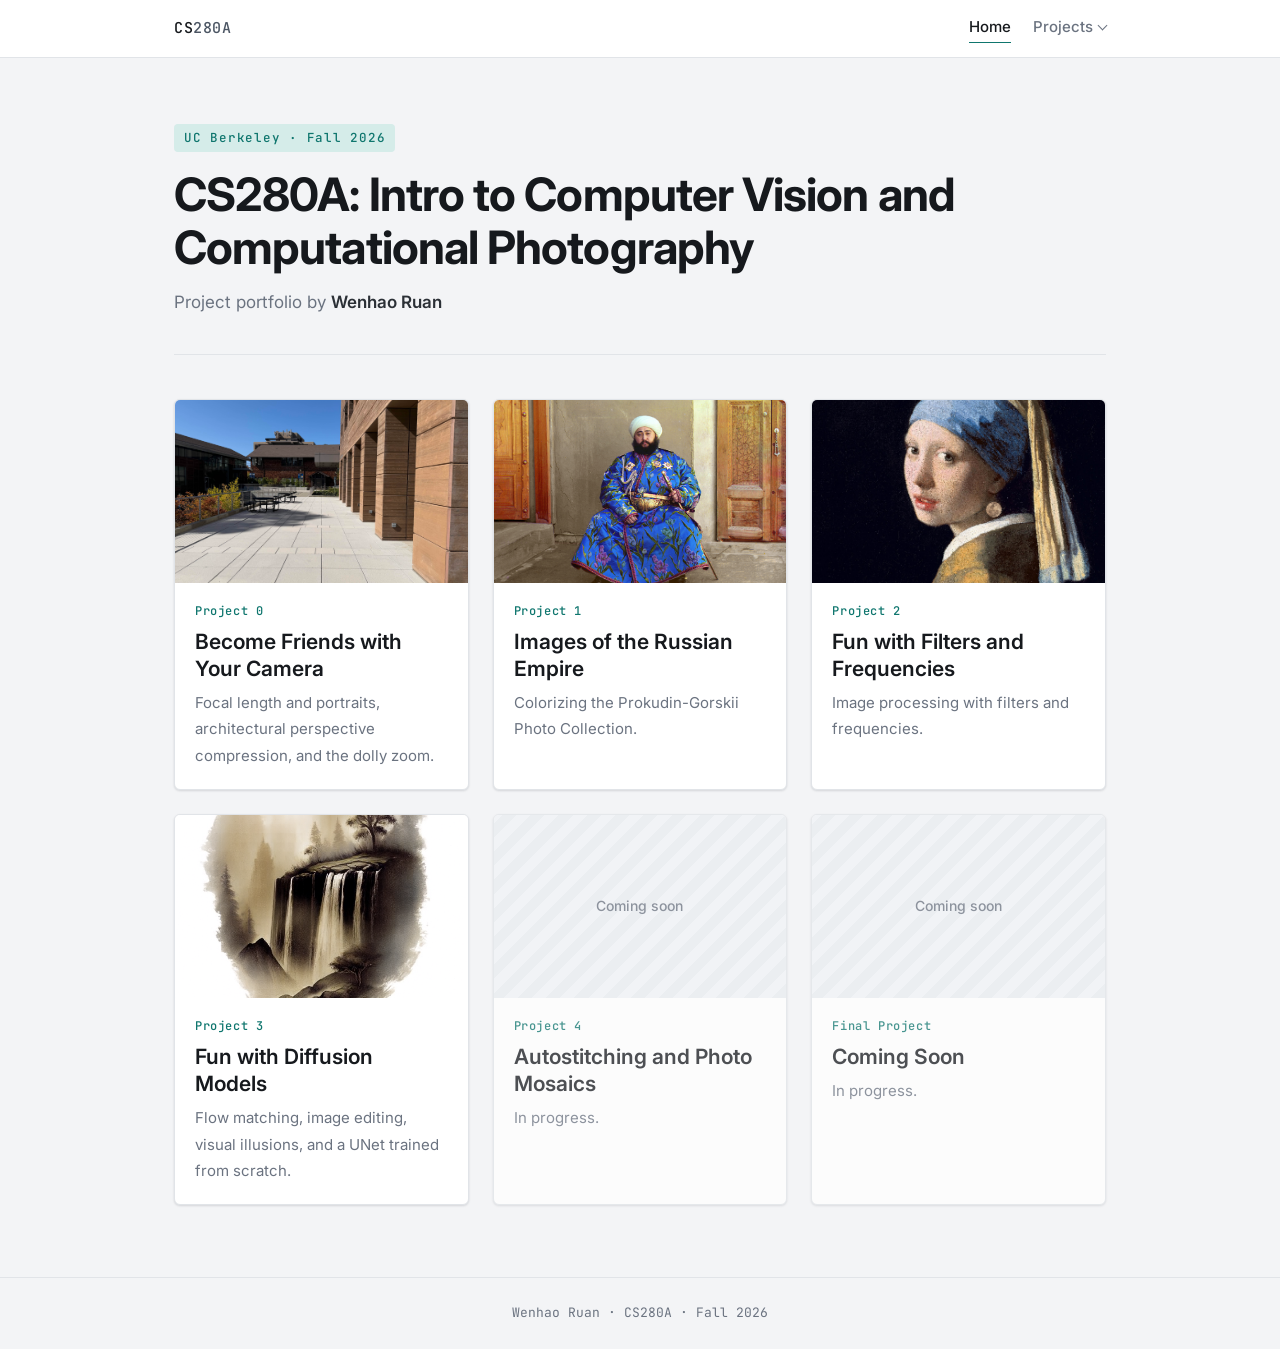
<file: index.html>
<!DOCTYPE html>
<html lang="en">
<head>
    <meta charset="UTF-8">
    <meta name="viewport" content="width=device-width, initial-scale=1.0">
    <title>CS280A Wenhao Ruan</title>
    <link rel="stylesheet" href="styles.css">
    <link rel="icon" type="image/png" href="./favicon.png?v=3">
</head>
<body>
    <header class="site-header">
        <nav class="nav">
            <a class="brand" href="./index.html">CS<span>280A</span></a>
            <div class="nav-links">
                <a href="./index.html" aria-current="page">Home</a>
                <div class="dropdown">
                    <button type="button" class="dropdown-toggle" aria-haspopup="true" aria-expanded="false">
                        Projects <span class="chev" aria-hidden="true"></span>
                    </button>
                    <ul class="dropdown-menu" role="menu">
                        <li><a href="./project0/index.html"><span class="num">Project 0</span><span class="name">Become Friends with Your Camera</span></a></li>
                        <li><a href="./project1/index.html"><span class="num">Project 1</span><span class="name">Images of the Russian Empire -- Colorizing the Prokudin-Gorskii Photo Collection</span></a></li>
                        <li><a href="./project2/index.html"><span class="num">Project 2</span><span class="name">Fun with Filters and Frequencies</span></a></li>
                        <li><a href="./project3/index.html"><span class="num">Project 3</span><span class="name">Fun with Diffusion Models</span></a></li>
                        <li><a href="./project4/index.html"><span class="num">Project 4</span><span class="name">Autostitching and Photo Mosaics</span></a></li>
                        <li><a href="./project5/index.html"><span class="num">Final Project</span><span class="name">Coming Soon</span></a></li>
                    </ul>
                </div>
            </div>
        </nav>
    </header>

    <main>
        <section class="hero">
            <p class="eyebrow">UC Berkeley · Fall 2026</p>
            <h1>CS280A: Intro to Computer Vision and Computational Photography</h1>
            <p class="subtitle">Project portfolio by <strong>Wenhao Ruan</strong></p>
        </section>

        <ul class="project-grid">
            <li class="project-card">
                <a href="./project0/index.html">
                    <div class="thumb">
                        <img src="./project0/images/Building_Close.jpg" alt="Building_Close">
                    </div>
                    <div class="body">
                        <p class="label">Project 0</p>
                        <h3>Become Friends with Your Camera</h3>
                        <p>Focal length and portraits, architectural perspective compression, and the dolly zoom.</p>
                    </div>
                </a>
            </li>

            <li class="project-card">
                <a href="./project1/index.html">
                    <div class="thumb">
                        <img src="./project1/images/Prokudin-Gorskii-Wiki.jpg" alt="Prokudin-Gorskii_Collection">
                    </div>
                    <div class="body">
                        <p class="label">Project 1</p>
                        <h3>Images of the Russian Empire</h3>
                        <p>Colorizing the Prokudin-Gorskii Photo Collection.</p>
                    </div>
                </a>
            </li>

            <li class="project-card">
                <a href="./project2/index.html">
                    <div class="thumb">
                        <img src="./project2/images/meisje_moon_result.png" alt="Meisje_met_de_parel">
                    </div>
                    <div class="body">
                        <p class="label">Project 2</p>
                        <h3>Fun with Filters and Frequencies</h3>
                        <p>Image processing with filters and frequencies.</p>
                    </div>
                </a>
            </li>
            <li class="project-card">
                <a href="./project3/index.html">
                    <div class="thumb">
                        <img src="./project3/images/hybrid_1_waterfall.png" alt="Hybrid image of a skull and a waterfall">
                    </div>
                    <div class="body">
                        <p class="label">Project 3</p>
                        <h3>Fun with Diffusion Models</h3>
                        <p>Flow matching, image editing, visual illusions, and a UNet trained from scratch.</p>
                    </div>
                </a>
            </li>

            <li class="project-card coming-soon">
                <a href="./project4/index.html">
                    <div class="thumb placeholder">Coming soon</div>
                    <div class="body">
                        <p class="label">Project 4</p>
                        <h3>Autostitching and Photo Mosaics</h3>
                        <p>In progress.</p>
                    </div>
                </a>
            </li>

            <li class="project-card coming-soon">
                <a href="./project5/index.html">
                    <div class="thumb placeholder">Coming soon</div>
                    <div class="body">
                        <p class="label">Final Project</p>
                        <h3>Coming Soon</h3>
                        <p>In progress.</p>
                    </div>
                </a>
            </li>
            
        </ul>
    </main>

    <footer class="site-footer">
        Wenhao Ruan · CS280A · Fall 2026
    </footer>

    <script>
    (function () {
        var dd = document.querySelector('.dropdown');
        if (!dd) return;
        var btn = dd.querySelector('.dropdown-toggle');
        function setOpen(open) {
            dd.classList.toggle('open', open);
            btn.setAttribute('aria-expanded', open ? 'true' : 'false');
        }
        btn.addEventListener('click', function (e) {
            e.stopPropagation();
            setOpen(!dd.classList.contains('open'));
        });
        document.addEventListener('click', function (e) {
            if (!dd.contains(e.target)) setOpen(false);
        });
        document.addEventListener('keydown', function (e) {
            if (e.key === 'Escape') setOpen(false);
        });
    })();
    </script>
</body>
</html>
</file>
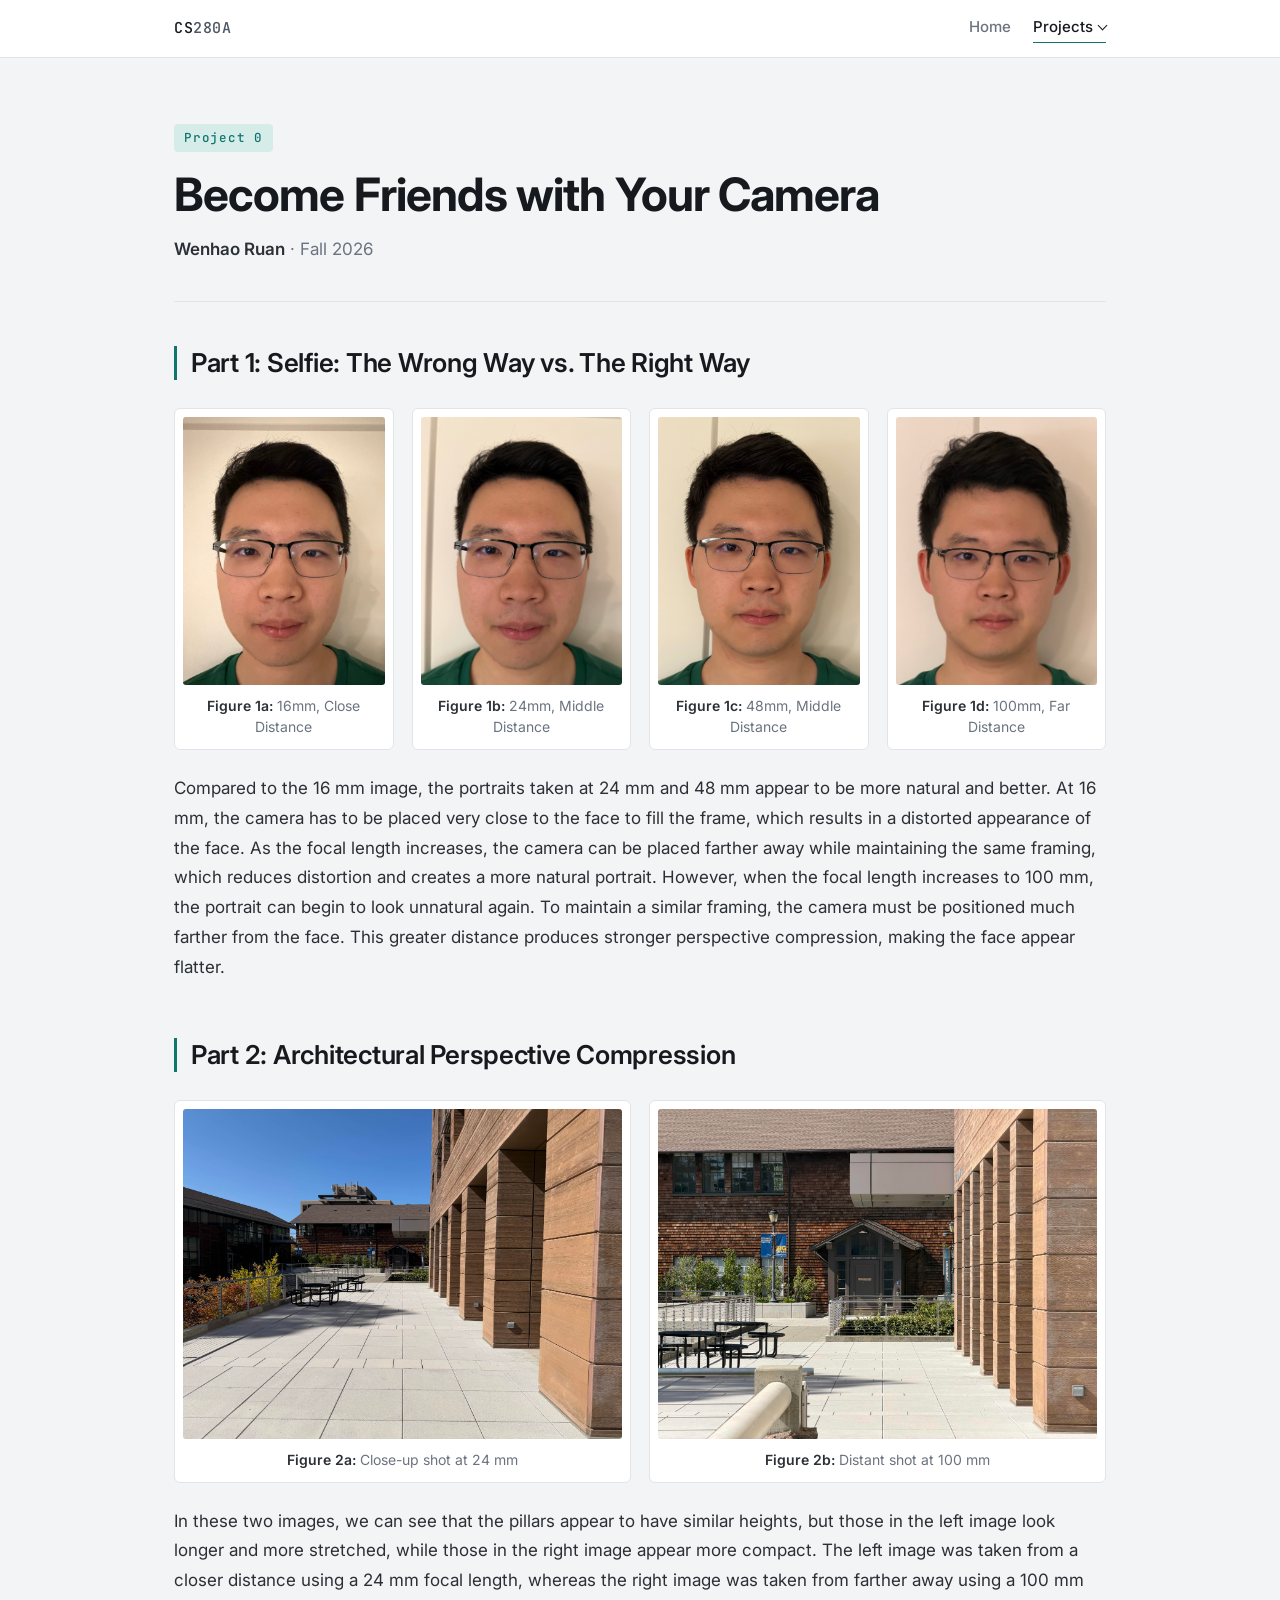
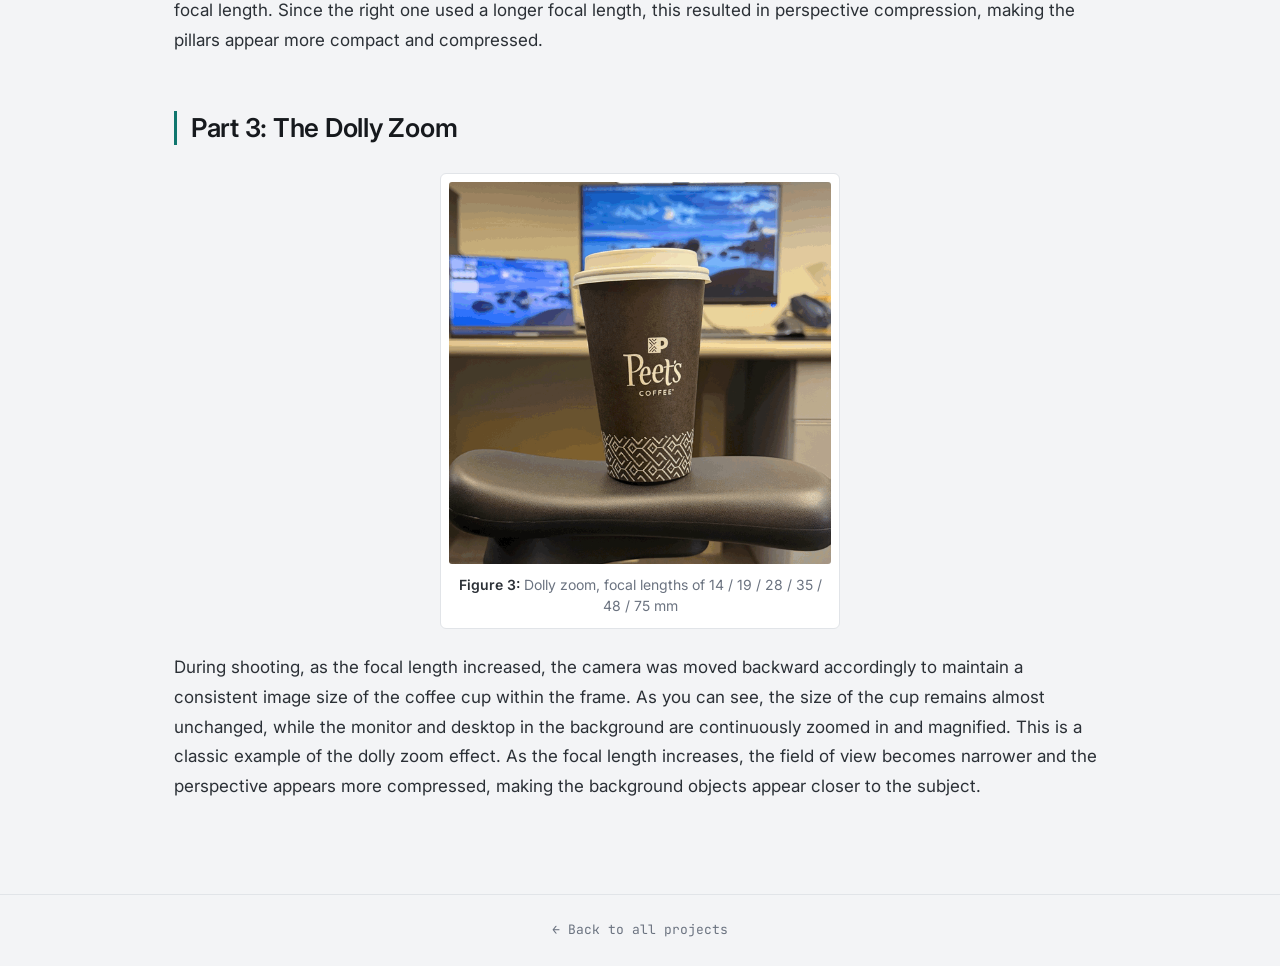
<file: project0/index.html>
<!DOCTYPE html>
<html lang="en">
<head>
    <meta charset="UTF-8">
    <meta name="viewport" content="width=device-width, initial-scale=1.0">
    <title>Project 0 CS280A</title>
    <link rel="stylesheet" href="../styles.css">
    <link rel="icon" type="image/png" href="../favicon.png?v=3">
</head>
<body>
    <header class="site-header">
        <nav class="nav">
            <a class="brand" href="../index.html">CS<span>280A</span></a>
            <div class="nav-links">
                <a href="../index.html">Home</a>
                <div class="dropdown">
                    <button type="button" class="dropdown-toggle is-current" aria-haspopup="true" aria-expanded="false">
                        Projects <span class="chev" aria-hidden="true"></span>
                    </button>
                    <ul class="dropdown-menu" role="menu">
                        <li><a href="../project0/index.html" aria-current="page"><span class="num">Project 0</span><span class="name">Become Friends with Your Camera</span></a></li>
                        <li><a href="../project1/index.html"><span class="num">Project 1</span><span class="name">Images of the Russian Empire -- Colorizing the Prokudin-Gorskii Photo Collection</span></a></li>
                        <li><a href="../project2/index.html"><span class="num">Project 2</span><span class="name">Fun with Filters and Frequencies</span></a></li>
                        <li><a href="../project3/index.html"><span class="num">Project 3</span><span class="name">Fun with Diffusion Models</span></a></li>
                        <li><a href="../project4/index.html"><span class="num">Project 4</span><span class="name">Autostitching and Photo Mosaics</span></a></li>
                        <li><a href="../project5/index.html"><span class="num">Final Project</span><span class="name">Coming Soon</span></a></li>
                    </ul>
                </div>
            </div>
        </nav>
    </header>

    <main>
        <section class="hero">
            <p class="eyebrow">Project 0</p>
            <h1>Become Friends with Your Camera</h1>
            <p class="subtitle"><strong>Wenhao Ruan</strong> · Fall 2026</p>
        </section>

        <h2>Part 1: Selfie: The Wrong Way vs. The Right Way</h2>

        <div class="row portraits">
            <figure>
                <a href="images/s13.jpg" target="_blank" rel="noopener">
                    <img src="images/s13.jpg" alt="Selfie shot at 16mm from close range" loading="lazy">
                </a>
                <p class="caption"><strong>Figure 1a:</strong> 16mm, Close Distance</p>
            </figure>
            <figure>
                <a href="images/s24.jpg" target="_blank" rel="noopener">
                    <img src="images/s24.jpg" alt="Selfie shot at 24mm" loading="lazy">
                </a>
                <p class="caption"><strong>Figure 1b:</strong> 24mm, Middle Distance</p>
            </figure>
            <figure>
                <a href="images/s48.jpg" target="_blank" rel="noopener">
                    <img src="images/s48.jpg" alt="Selfie shot at 48mm" loading="lazy">
                </a>
                <p class="caption"><strong>Figure 1c:</strong> 48mm, Middle Distance</p>
            </figure>
            <figure>
                <a href="images/s100.jpg" target="_blank" rel="noopener">
                    <img src="images/s100.jpg" alt="Selfie shot at 100mm from far away" loading="lazy">
                </a>
                <p class="caption"><strong>Figure 1d:</strong> 100mm, Far Distance</p>
            </figure>
        </div>

        <p>
            Compared to the 16 mm image, the portraits taken at 24 mm and 48 mm appear
            to be more natural and better. At 16 mm, the camera has to be placed very
            close to the face to fill the frame, which results in a distorted
            appearance of the face. As the focal length increases, the camera can be placed
            farther away while maintaining the same framing, which reduces distortion
            and creates a more natural portrait. However, when the focal length
            increases to 100 mm, the portrait can begin to look unnatural again.
            To maintain a similar framing, the camera must be positioned much farther
            from the face. This greater distance produces stronger perspective
            compression, making the face appear flatter.
        </p>

        <h2>Part 2: Architectural Perspective Compression</h2>

        <div class="row landscape">
            <figure>
                <a href="images/Building_Close.jpg" target="_blank" rel="noopener">
                    <img src="images/Building_Close.jpg" alt="Close-up shot of a building" loading="lazy">
                </a>
                <p class="caption"><strong>Figure 2a:</strong> Close-up shot at 24 mm</p>
            </figure>
            <figure>
                <a href="images/Building_Far.jpg" target="_blank" rel="noopener">
                    <img src="images/Building_Far.jpg" alt="Far shot of a building" loading="lazy">
                </a>
                <p class="caption"><strong>Figure 2b:</strong> Distant shot at 100 mm</p>
            </figure>
        </div>

        <p>
            In these two images, we can see that the pillars appear to have
            similar heights, but those in the left image look longer and more
            stretched, while those in the right image appear more compact.
            The left image was taken from a closer distance using a 24 mm focal
            length, whereas the right image was taken from farther away using a
            100 mm focal length. Since the right one used a longer focal length,
            this resulted in perspective compression, making the pillars appear
            more compact and compressed.
        </p>

        <h2>Part 3: The Dolly Zoom</h2>

        <figure class="single">
            <a href="images/dolly_zoom.gif" target="_blank" rel="noopener">
                <img src="images/dolly_zoom.gif" alt="Dolly zoom sequence from 14mm to 75mm" loading="lazy">
            </a>
            <p class="caption"><strong>Figure 3:</strong> Dolly zoom, focal lengths of 14 / 19 / 28 / 35 / 48 / 75 mm</p>
        </figure>

        <p>
            During shooting, as the focal length increased,
            the camera was moved backward accordingly to maintain
            a consistent image size of the coffee cup within the frame.
            As you can see, the size of the cup remains almost unchanged,
            while the monitor and desktop in the background are continuously
            zoomed in and magnified. This is a classic example of the dolly
            zoom effect. As the focal length increases, the field of view
            becomes narrower and the perspective appears more compressed, making
            the background objects appear closer to the subject.
        </p>
    </main>

    <footer class="site-footer">
        <a href="../index.html">← Back to all projects</a>
    </footer>

    <script>
    (function () {
        var dd = document.querySelector('.dropdown');
        if (!dd) return;
        var btn = dd.querySelector('.dropdown-toggle');
        function setOpen(open) {
            dd.classList.toggle('open', open);
            btn.setAttribute('aria-expanded', open ? 'true' : 'false');
        }
        btn.addEventListener('click', function (e) {
            e.stopPropagation();
            setOpen(!dd.classList.contains('open'));
        });
        document.addEventListener('click', function (e) {
            if (!dd.contains(e.target)) setOpen(false);
        });
        document.addEventListener('keydown', function (e) {
            if (e.key === 'Escape') setOpen(false);
        });
    })();
    </script>
</body>
</html>
</file>
<file: styles.css>
/* ==========================================================================
   CS280A Portfolio CSS — Wenhao Ruan
   ========================================================================== */

@import url('https://fonts.googleapis.com/css2?family=Inter:wght@400;500;600&family=Space+Grotesk:wght@500;600;700&family=JetBrains+Mono:wght@500&display=swap');

:root {
    --heading: #16191d;      /* near-black */
    --accent: #0f766e;       /* deep teal */
    --accent-soft: #d5ece9;  /* pale teal */

    --bg: #f3f4f6;           /* cool light gray */
    --surface: #ffffff;
    --text: #2b3036;
    --muted: #6b7380;
    --border: #e1e4e8;

    --font-sans: 'Inter', -apple-system, BlinkMacSystemFont, 'Segoe UI', Roboto, 'Helvetica Neue', Arial, sans-serif;
    --font-display: 'Inter', -apple-system, BlinkMacSystemFont, sans-serif;
    --font-mono: 'JetBrains Mono', ui-monospace, SFMono-Regular, Menlo, monospace;

    --radius: 6px;
    --shadow-sm: 0 1px 2px rgba(16, 24, 40, 0.06), 0 1px 3px rgba(16, 24, 40, 0.08);
    --shadow-md: 0 8px 24px rgba(16, 24, 40, 0.10);
    --content-width: 980px;
}

* { box-sizing: border-box; }

html { scroll-behavior: smooth; }

body {
    margin: 0;
    font-family: var(--font-sans);
    font-size: 17px;
    line-height: 1.75;
    color: var(--text);
    background: var(--bg);
    -webkit-font-smoothing: antialiased;
}

/* --------------------------------------------------------------------------
   Header / navigation
   -------------------------------------------------------------------------- */

.site-header {
    background: var(--surface);
    border-bottom: 1px solid var(--border);
    position: sticky;
    top: 0;
    z-index: 10;
}

.site-header .nav {
    max-width: var(--content-width);
    margin: 0 auto;
    padding: 14px 24px;
    display: flex;
    align-items: center;
    justify-content: space-between;
    gap: 16px;
}

.site-header .brand {
    font-family: var(--font-mono);
    color: var(--heading);
    font-weight: 500;
    letter-spacing: 0.04em;
    text-decoration: none;
    font-size: 15px;
}

.site-header .brand span {
    color: #4b5563;
}

.site-header .nav-links {
    display: flex;
    gap: 22px;
    font-size: 15px;
    font-weight: 500;
}

.site-header .nav-links a {
    color: var(--muted);
    text-decoration: none;
    padding-bottom: 2px;
    border-bottom: 1.5px solid transparent;
    transition: color 0.15s ease, border-color 0.15s ease;
}

.site-header .nav-links a:hover,
.site-header .nav-links a[aria-current="page"] {
    color: var(--heading);
    border-bottom-color: var(--accent);
}

/* Projects dropdown */
.dropdown {
    position: relative;
}

.dropdown-toggle {
    font: inherit;
    font-weight: 500;
    color: var(--muted);
    background: none;
    border: 0;
    padding: 0 0 2px;
    border-bottom: 1.5px solid transparent;
    cursor: pointer;
    display: inline-flex;
    align-items: center;
    gap: 6px;
    transition: color 0.15s ease, border-color 0.15s ease;
}

.dropdown-toggle:hover,
.dropdown.open .dropdown-toggle {
    color: var(--heading);
}

.dropdown-toggle.is-current {
    color: var(--heading);
    border-bottom-color: var(--accent);
}

.dropdown-toggle .chev {
    width: 7px;
    height: 7px;
    border-right: 1.5px solid currentColor;
    border-bottom: 1.5px solid currentColor;
    transform: translateY(-2px) rotate(45deg);
    transition: transform 0.2s ease;
}

.dropdown.open .dropdown-toggle .chev {
    transform: translateY(1px) rotate(225deg);
}

.dropdown-menu {
    position: absolute;
    top: calc(100% + 12px);
    right: 0;
    min-width: 300px;
    margin: 0;
    padding: 6px;
    list-style: none;
    background: var(--surface);
    border: 1px solid var(--border);
    border-radius: 10px;
    box-shadow: var(--shadow-md);
    opacity: 0;
    visibility: hidden;
    transform: translateY(-6px);
    transition: opacity 0.15s ease, transform 0.15s ease, visibility 0.15s;
}

.dropdown.open .dropdown-menu {
    opacity: 1;
    visibility: visible;
    transform: translateY(0);
}

.dropdown-menu li a {
    display: flex;
    flex-direction: column;
    gap: 2px;
    padding: 9px 12px;
    border: 0;
    border-radius: 6px;
    color: var(--text);
    line-height: 1.35;
}

.dropdown-menu li a:hover {
    background: var(--bg);
}

.dropdown-menu li a[aria-current="page"] {
    background: var(--bg);
}

.dropdown-menu .num {
    font-family: var(--font-mono);
    font-size: 11.5px;
    font-weight: 500;
    letter-spacing: 0.05em;
    color: var(--accent);
}

.dropdown-menu .name {
    font-size: 14px;
    color: var(--text);
}

/* --------------------------------------------------------------------------
   Layout
   -------------------------------------------------------------------------- */

main {
    max-width: var(--content-width);
    margin: 0 auto;
    padding: 48px 24px 72px;
}

.hero {
    text-align: left;
    padding: 16px 0 36px;
    border-bottom: 1px solid var(--border);
    margin-bottom: 44px;
}

.eyebrow {
    display: inline-block;
    font-family: var(--font-mono);
    font-size: 12.5px;
    font-weight: 500;
    letter-spacing: 0.06em;
    color: var(--accent);
    background: var(--accent-soft);
    padding: 3px 10px;
    border-radius: 4px;
    margin: 0 0 16px;
}

h1 {
    font-family: var(--font-display);
    font-weight: 700;
    font-size: clamp(30px, 4.5vw, 46px);
    line-height: 1.15;
    color: var(--heading);
    margin: 0 0 14px;
    letter-spacing: -0.02em;
}

.subtitle {
    font-size: 17px;
    color: var(--muted);
    margin: 0;
}

.subtitle strong {
    color: var(--text);
    font-weight: 600;
}

h2 {
    font-family: var(--font-display);
    font-weight: 600;
    font-size: 26px;
    letter-spacing: -0.01em;
    color: var(--heading);
    margin: 56px 0 18px;
    padding-left: 14px;
    border-left: 3px solid var(--accent);
    line-height: 1.3;
}

h2:first-of-type { margin-top: 0; }

p { margin: 0 0 20px; }

a {
    color: var(--accent);
    text-decoration: none;
    border-bottom: 1px solid transparent;
    transition: border-color 0.15s ease;
}

a:hover { border-bottom-color: var(--accent); }

/* --------------------------------------------------------------------------
   Figures & images
   -------------------------------------------------------------------------- */

img {
    max-width: 100%;
    height: auto;
    display: block;
}

figure {
    margin: 0;
    background: var(--surface);
    border: 1px solid var(--border);
    border-radius: var(--radius);
    padding: 8px;
    transition: border-color 0.15s ease;
}

figure:hover {
    border-color: #c9ced6;
}

figure img {
    width: 100%;
    border-radius: 3px;
}

figure a {
    border: 0;
    display: block;
}

.caption {
    font-size: 14px;
    line-height: 1.5;
    color: var(--muted);
    text-align: center;
    margin: 10px 4px 4px;
}

.caption strong {
    color: var(--text);
    font-weight: 600;
}

/* Grid of figures (2, 3 or 4 columns depending on count) */
.row {
    display: grid;
    gap: 18px;
    margin: 28px 0 24px;
    grid-template-columns: repeat(auto-fit, minmax(200px, 1fr));
}

/* Keep portrait rows aligned: crop to a common aspect ratio */
.row.portraits img {
    aspect-ratio: 3 / 4;
    object-fit: cover;
}

.row.square img {
    aspect-ratio: 1;
    object-fit: cover;
}

.row.twoImage img {
    width: 100%;
    aspect-ratio: 1/ 1; 
    object-fit: cover;   
    display: block;
}

.row.fourImage {
    grid-template-columns: repeat(4, minmax(0, 1fr));
}

.row.landscape img {
    aspect-ratio: 4 / 3;
    object-fit: cover;
}

.single {
    max-width: 400px;
    margin: 28px auto 24px;
}

/* One full-width figure per row (for wide multi-panel strips) */
.row.stack {
    grid-template-columns: 1fr;
}

/* --------------------------------------------------------------------------
   Sub-headings & code
   -------------------------------------------------------------------------- */

main h3 {
    font-family: var(--font-display);
    font-weight: 600;
    font-size: 20px;
    color: var(--heading);
    margin: 40px 0 14px;
    line-height: 1.35;
}

main h4 {
    font-family: var(--font-display);
    font-weight: 600;
    font-size: 17px;
    color: var(--heading);
    margin: 28px 0 10px;
    line-height: 1.4;
}

code {
    font-family: var(--font-mono);
    font-size: 0.88em;
    background: var(--accent-soft);
    padding: 1px 5px;
    border-radius: 4px;
}

pre {
    margin: 16px 0 28px;
    padding: 16px 18px;
    background: var(--surface);
    border: 1px solid var(--border);
    border-radius: var(--radius);
    overflow-x: auto;
    font-size: 14px;
    line-height: 1.6;
}

pre code,
pre code.hljs {
    font-size: inherit;
    background: none;
    padding: 0;
    border-radius: 0;
}

/* --------------------------------------------------------------------------
   Home page project cards
   -------------------------------------------------------------------------- */

.project-grid {
    display: grid;
    grid-template-columns: repeat(auto-fill, minmax(280px, 1fr));
    gap: 24px;
    list-style: none;
    padding: 0;
    margin: 0;
}

.project-card {
    background: var(--surface);
    border: 1px solid var(--border);
    border-radius: var(--radius);
    overflow: hidden;
    box-shadow: var(--shadow-sm);
    transition: transform 0.2s ease, box-shadow 0.2s ease;
    display: flex;
    flex-direction: column;
}

.project-card:hover {
    border-color: var(--accent);
    box-shadow: 0 0 0 1px var(--accent);
}

.project-card > a {
    border: 0;
    color: inherit;
    display: flex;
    flex-direction: column;
    height: 100%;
}

.project-card .thumb {
    aspect-ratio: 16 / 10;
    background: #e9ecf0;
    overflow: hidden;
}

.project-card .thumb img {
    width: 100%;
    height: 100%;
    object-fit: cover;
    transition: transform 0.4s ease;
}

.project-card:hover .thumb img { transform: scale(1.04); }

.project-card .thumb.placeholder {
    display: flex;
    align-items: center;
    justify-content: center;
    color: var(--muted);
    font-size: 14px;
    font-weight: 500;
    background: repeating-linear-gradient(
        -45deg, #e9ecf0, #e9ecf0 10px, #f1f3f6 10px, #f1f3f6 20px
    );
}

.project-card .body {
    padding: 18px 20px 20px;
}

.project-card .label {
    font-family: var(--font-mono);
    font-size: 12px;
    font-weight: 500;
    letter-spacing: 0.05em;
    color: var(--accent);
    margin: 0 0 6px;
}

.project-card h3 {
    font-family: var(--font-display);
    font-size: 21px;
    font-weight: 600;
    color: var(--heading);
    margin: 0 0 8px;
    line-height: 1.3;
}

.project-card p {
    font-size: 15px;
    color: var(--muted);
    margin: 0;
}

.project-card.coming-soon { opacity: 0.75; }
.project-card.coming-soon:hover { border-color: var(--border); box-shadow: var(--shadow-sm); }

/* --------------------------------------------------------------------------
   Footer
   -------------------------------------------------------------------------- */

.site-footer {
    border-top: 1px solid var(--border);
    padding: 24px;
    text-align: center;
    font-family: var(--font-mono);
    font-size: 13px;
    color: var(--muted);
}

.site-footer a { color: var(--muted); }

/* --------------------------------------------------------------------------
   Responsive
   -------------------------------------------------------------------------- */

@media (max-width: 640px) {
    body { font-size: 16px; }
    main { padding: 32px 18px 56px; }
    .site-header .nav { padding: 12px 18px; }
    .site-header .nav-links { gap: 14px; font-size: 14px; }
    .dropdown-menu { min-width: 240px; right: -8px; }
    .row { grid-template-columns: repeat(2, 1fr); gap: 12px; }
    .row.fourImage { grid-template-columns: repeat(2, 1fr); }
    h2 { font-size: 23px; margin-top: 40px; }
}
</file>
